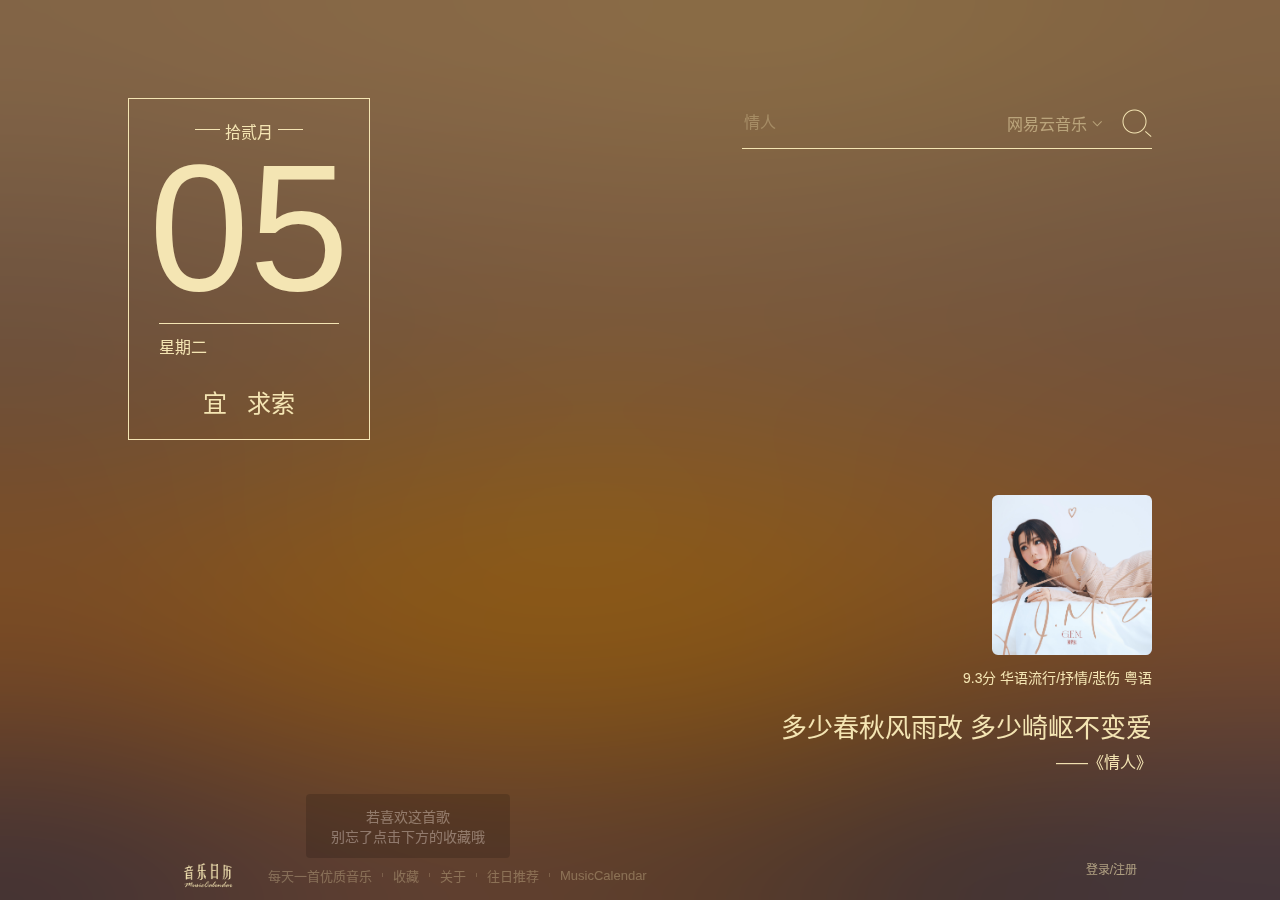
<file: index.html>
<!DOCTYPE html>
<html lang="zh-cn">

<head>
  <meta charset="UTF-8">
  <meta name="viewport" content="width=device-width,initial-scale=1.0">
  <title>音乐日历-每天一首优质音乐</title>
  <meta name="keywords" content="音乐日历,每天一首优质音乐,音乐歌词,发现音乐,音乐经典歌词,音乐推荐网站,音乐主页" />
  <meta name="description" content="音乐日历，每天一首优质音乐。音乐爱好者的心灵港湾，在这里，发现音乐，享受音乐，分享音乐。" />
  <link rel="icon" href="/favicon.ico" type="image/x-icon">
  <link rel="shortcut icon" href="/favicon.ico" type="image/x-icon">
  <link rel="stylesheet" type="text/css" href="css/base.css" />
  <script type="text/javascript" src="js/jquery.js"></script>
  <script type="text/javascript" src="js/search.js"></script>
  <script type="text/javascript" src="js/base.js"></script>

  <script>
    var _hmt = _hmt || [];
    (function () {
      var hm = document.createElement("script");
      hm.src = "https://hm.baidu.com/hm.js?3fa10962bd9700be6f7ced27a2f5456a";
      var s = document.getElementsByTagName("script")[0];
      s.parentNode.insertBefore(hm, s);
    })();
  </script>
</head>

<body>

  <!-- main-wrap -------------------------------->
  <div id="main-wrap-box">
    <div id="bgimg-wrap">
      <div id='bgimg' style="background-image: url(Image/common/indexbg.png)">
        <div id="bg-black"></div>
      </div>
    </div>
    <div id="main-wrap">
      <div id="day-wrap">
        <div id="day-content">
          <span id='month'>拾贰月</span>
          <span id='day'>05</span>
          <span id='day-line'></span>
          <div id='weekbox'>
            <span id='week'>星期二</span>
            <div id='weather'>
              <!-- 和风天气 -->
              <div id="he-plugin-simple"></div>
            </div>
          </div>
          <div id='daytext'>宜 &nbsp;&nbsp;<span>求索</span></div>
        </div>
      </div>
      <div id="content-wrap">
        <form action="" method="GET" target="_blank" id='searchForm'>
          <input id="search" type="text" placeholder="情人" autocomplete="off" autofocus>

          <div id="search-type">
            <span id='search-type-name'></span>
            <div id='search-type-icon'></div>
            <ul id="search-type-menu">
            </ul>
          </div>
          <input type="submit" id='search-btn' value="">
        </form>


        <div id="music-wrap">
          <a id='music-img-a' href="gem_time1.html" target="_blank">
            <div id='music-img-box'>
              <div id='music-img-fixed'>查看详情</div>
              <img id='music-img' src="Image/gem_time.png" alt="">
            </div>
          </a>
          <a id='music-information' href="gem_time1.html" target="_blank">9.3分&nbsp;华语流行/抒情/悲伤&nbsp;粤语</a>

          <span id='music-text'>多少春秋风雨改 多少崎岖不变爱</span>
          <a id='music-name' href="gem_time1.html" target="_blank">——《情人》</a>

        </div>
      </div>
    </div>


    <!-- bottom-wrap -------------------------------->
    <div id='bottom-wrap'>
      <div class='logo'></div>
      <span>每天一首优质音乐</span>
      <div class='bottom-line'></div>
      <div class='bottom-btn shoucang-btn'>收藏<div class='shoucang-absolute'>若喜欢这首歌<br>别忘了点击下方的收藏哦</div>
      </div>
      <div class='bottom-line'></div>
      <a class='bottom-btn share-music-btn' href='about.html' target="_blank">关于</a>
      <div class='bottom-line'></div>
      <a class='bottom-btn share-music-btn' href='previousRecommendation.html' target="_blank">往日推荐</a>
      <div class='bottom-line'></div>
      <a class='bottom-btn share-music-btn' href='#' target="_blank">MusicCalendar</a>


      <div id='login'>
        <a target="_blank" id='login-text'>登录/注册</a>
      </div>
    </div>
  </div>

  <!-- newvistor-wrap -------------------------------->
  <!-- login page -->
  <div id="background-alpha">

  </div>

  <div id="login-box">
    <img src="Image/common/logo.png">
    <form action="./js/valide.js" method="post">
      <div id="userID">
        <span></span>
        <input type="text" placeholder="请输入用户名" autocomplete="off" autofocus name="usersid">
      </div>
      <div id="passwd">
        <span></span>
        <input type="password" placeholder="请输入密码" autocomplete="off" autofocus name="passwd">
      </div>
      <input type="submit" value="登录" id="login-btn">
    </form>
  </div>

  <!-- weatherjs-->
  <script>
    WIDGET = {
      CONFIG: {
        "modules": "102",
        "background": 5,
        "tmpColor": "F4E5B3",
        "tmpSize": 16,
        "cityColor": "F4E5B3",
        "citySize": 16,
        "aqiSize": 16,
        "weatherIconSize": 24,
        "alertIconSize": 18,
        "padding": "0px 0px 0px 0px",
        "shadow": "1",
        "language": "auto",
        "borderRadius": 5,
        "fixed": "false",
        "vertical": "center",
        "horizontal": "right",
        "key": "29ecf484948d483aa05cb284046bd56a"
      }
    }
  </script>
  <script src="https://widget.qweather.net/simple/static/js/he-simple-common.js?v=2.0"></script>
  <!-- weatherjs end     -->
  <script>
    var btn = document.getElementById('login');
    var div1 = document.getElementById('background-alpha')
    var div2 = document.getElementById('login-box')
    btn.onclick = function () {
      div1.style.display = "block";
      div2.style.display = "block";
    }
  </script>

  <script>
    var btn = document.getElementById('close');
    var div1 = document.getElementById('background-alpha')
    var div2 = document.getElementById('login-box')
    btn.onclick = function () {
      div1.style.display = "none";
      div2.style.display = "none";
    }
  </script>


</body>

</html>
</file>
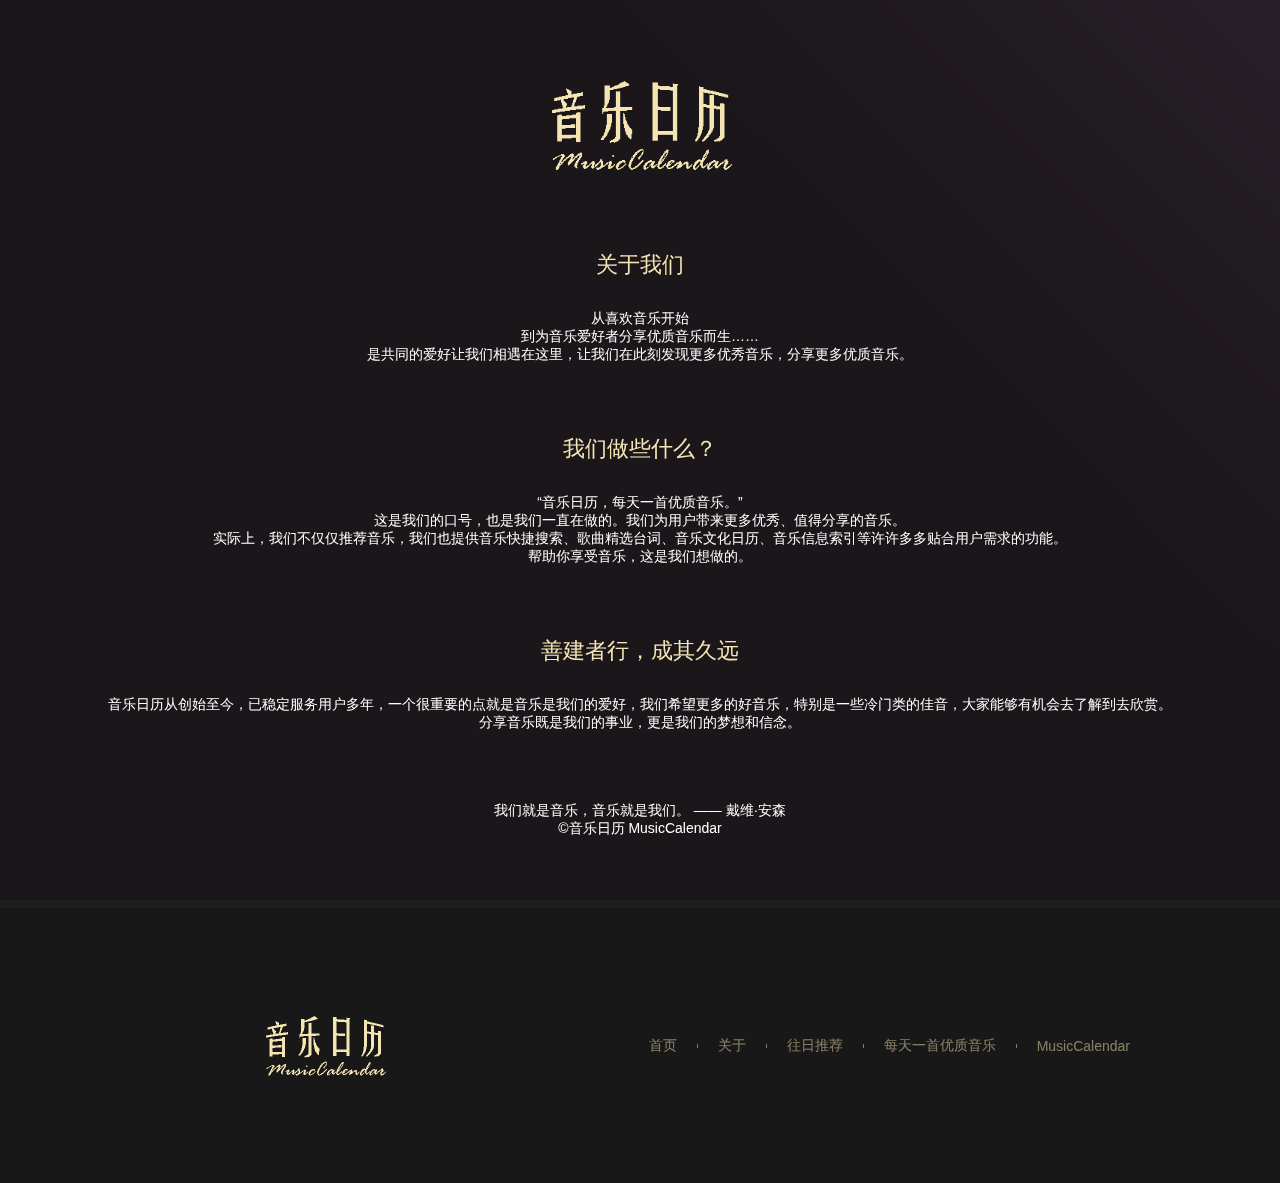
<file: about.html>
<!DOCTYPE html>
<html lang="zh">

<head>
  <meta charset="UTF-8">
  <meta http-equiv="X-UA-Compatible" content="IE=edge">
  <meta name="viewport" content="width=device-width, initial-scale=1.0">
  <title>关于-音乐日历</title>
  <meta name="keywords" content="关于音乐日历,音乐日历简介,网站说明,关于网站" />
  <meta name="description" content="音乐日历，每天发现新音乐。音乐爱好者的心灵港湾，在这里，发现音乐，享受音乐，分享音乐。" />
  <link rel="icon" href="/favicon.ico" type="image/x-icon">
  <link rel="shortcut icon" href="/favicon.ico" type="image/x-icon">
  <!-- <link rel="stylesheet" type="text/css" href="/static/css/wangri.css?v041802" /> -->
  <style>
    html,
    body {
      width: 100%;
      height: 100%;
      margin: 0;
      padding: 0;
      font-family: -apple-system, 'Helvetica Neue', sans-serif;
      font-size: 16px;
    }

    body {
      position: relative;
      background-color: #1e1e1e;
      /* 浏览器不支持的时候显示 */

    }

    #bg {
      width: 100%;
      height: 100%;
      background-image: linear-gradient(45deg, #1a161a 70%, #271f28);
      position: fixed;
      left: 0;
      top: 0;
      z-index: -1;
    }


    /* header-wrap ************************/
    #header-wrap {
      width: 90%;
      max-width: 1100px;
      height: 250px;
      display: flex;
      justify-content: center;
      align-items: center;
      margin: 0 auto;
    }

    #header-wrap img {
      height: 35px;
      user-select: none;
      -ms-user-select: none;
    }

    /* content-wrap ************************/
    #content-wrap {
      width: 90%;
      max-width: 1100px;
      margin: 0 auto;
    }

    .title-1 {
      font-size: 22px;
      color: #f4e5b3;
      width: 100%;
      text-align: center;
      margin-bottom: 30px;
    }

    .text-1 {
      width: 100%;
      text-align: center;
      color: #ffffff;
      font-size: 14px;
      margin-bottom: 70px;

    }

    #header-wrap img {
      width: 195px;
      height: 112px;
    }
  </style>
</head>

<body>
  <div id="bg"></div>

  <div id='header-wrap'>
    <img src='Image/common/logo.png'>

  </div>

  <div id='content-wrap'>
    <div class='title-1'>关于我们</div>
    <div class='text-1'>从喜欢音乐开始<br>到为音乐爱好者分享优质音乐而生……<br>是共同的爱好让我们相遇在这里，让我们在此刻发现更多优秀音乐，分享更多优质音乐。</div>

    <div class='title-1'>我们做些什么？</div>
    <div class='text-1'>“音乐日历，每天一首优质音乐。”
      <br>这是我们的口号，也是我们一直在做的。我们为用户带来更多优秀、值得分享的音乐。
      <br>实际上，我们不仅仅推荐音乐，我们也提供音乐快捷搜索、歌曲精选台词、音乐文化日历、音乐信息索引等许许多多贴合用户需求的功能。
      <br>帮助你享受音乐，这是我们想做的。
    </div>
    <div class='title-1'>善建者行，成其久远</div>
    <div class='text-1'>音乐日历从创始至今，已稳定服务用户多年，一个很重要的点就是音乐是我们的爱好，我们希望更多的好音乐，特别是一些冷门类的佳音，大家能够有机会去了解到去欣赏。
      <br>分享音乐既是我们的事业，更是我们的梦想和信念。
    </div>
    <div class='text-1'>
      我们就是音乐，音乐就是我们。 —— 戴维·安森
      <br>©音乐日历 MusicCalendar
    </div>
  </div>

  <div id='bottom'>
    <div id="bottom-width">
      <div id="bottom-logo-box">
        <a href="index.html" class='bottom-logo' target="_blank"></a>
        <div class='bottom-btn-box'>
          <a class='bottom-btn' href='index.html' target="_blank">首页</a>
          <div class='bottom-line'></div>
          <a class='bottom-btn' href='#' target="_blank">关于</a>
          <div class='bottom-line'></div>
          <a class='bottom-btn' href='/wangri' target="_blank">往日推荐</a>
          <div class='bottom-line'></div>
          <a class='bottom-btn' href='index.html' target="_blank">每天一首优质音乐</a>
          <div class='bottom-line'></div>
          <a class='bottom-btn' href='index.html' target="_blank">MusicCalendar</a>

          <a class='bottom-btn'></a>
        </div>
      </div>

    </div>
  </div>
</body>

<style>
  #bottom {
    width: 100%;
    background: rgba(0, 0, 0, 0.2);
    margin-top: 30px;
    font-size: 14px;
  }

  #bottom-width {
    width: 90%;
    max-width: 1100px;
    margin: 0 auto;
  }

  #bottom-logo-box {
    width: 100%;
    display: flex;
    flex-wrap: wrap;
    justify-content: space-between;
    align-items: center;
    padding: 100px 0;
  }

  .bottom-logo {
    height: 75px;
    width: 130px;
    background-image: url('Image/common/logo.png');
    background-size: contain;
    background-repeat: no-repeat;
    background-position: center;
    margin-left: 170px;
  }

  .bottom-btn-box {
    display: flex;
    align-items: center;
    flex-wrap: wrap;
  }

  .bottom-btn {
    opacity: .5;
    /* IE 4-9 */
    filter: alpha(opacity=50);
    padding: 0 20px;
    cursor: pointer;
    user-select: none;
    -ms-user-select: none;
    position: relative;
    transition: all .5s;
    color: #f4e5b3;
    text-decoration: none;
  }

  .bottom-btn:hover {
    opacity: 1;
    /* IE 4-9 */
    filter: alpha(opacity=100);
  }

  .bottom-line {
    width: 1px;
    height: 4px;
    background: #f4e5b3;
    ;
    opacity: .5;
    /* IE 4-9 */
    filter: alpha(opacity=50);
  }
</style>

<script>
  var _hmt = _hmt || [];
  (function () {
    var hm = document.createElement("script");
    hm.src = "https://hm.baidu.com/hm.js?3fa10962bd9700be6f7ced27a2f5456a";
    var s = document.getElementsByTagName("script")[0];
    s.parentNode.insertBefore(hm, s);
  })();
</script>

</html>
</file>
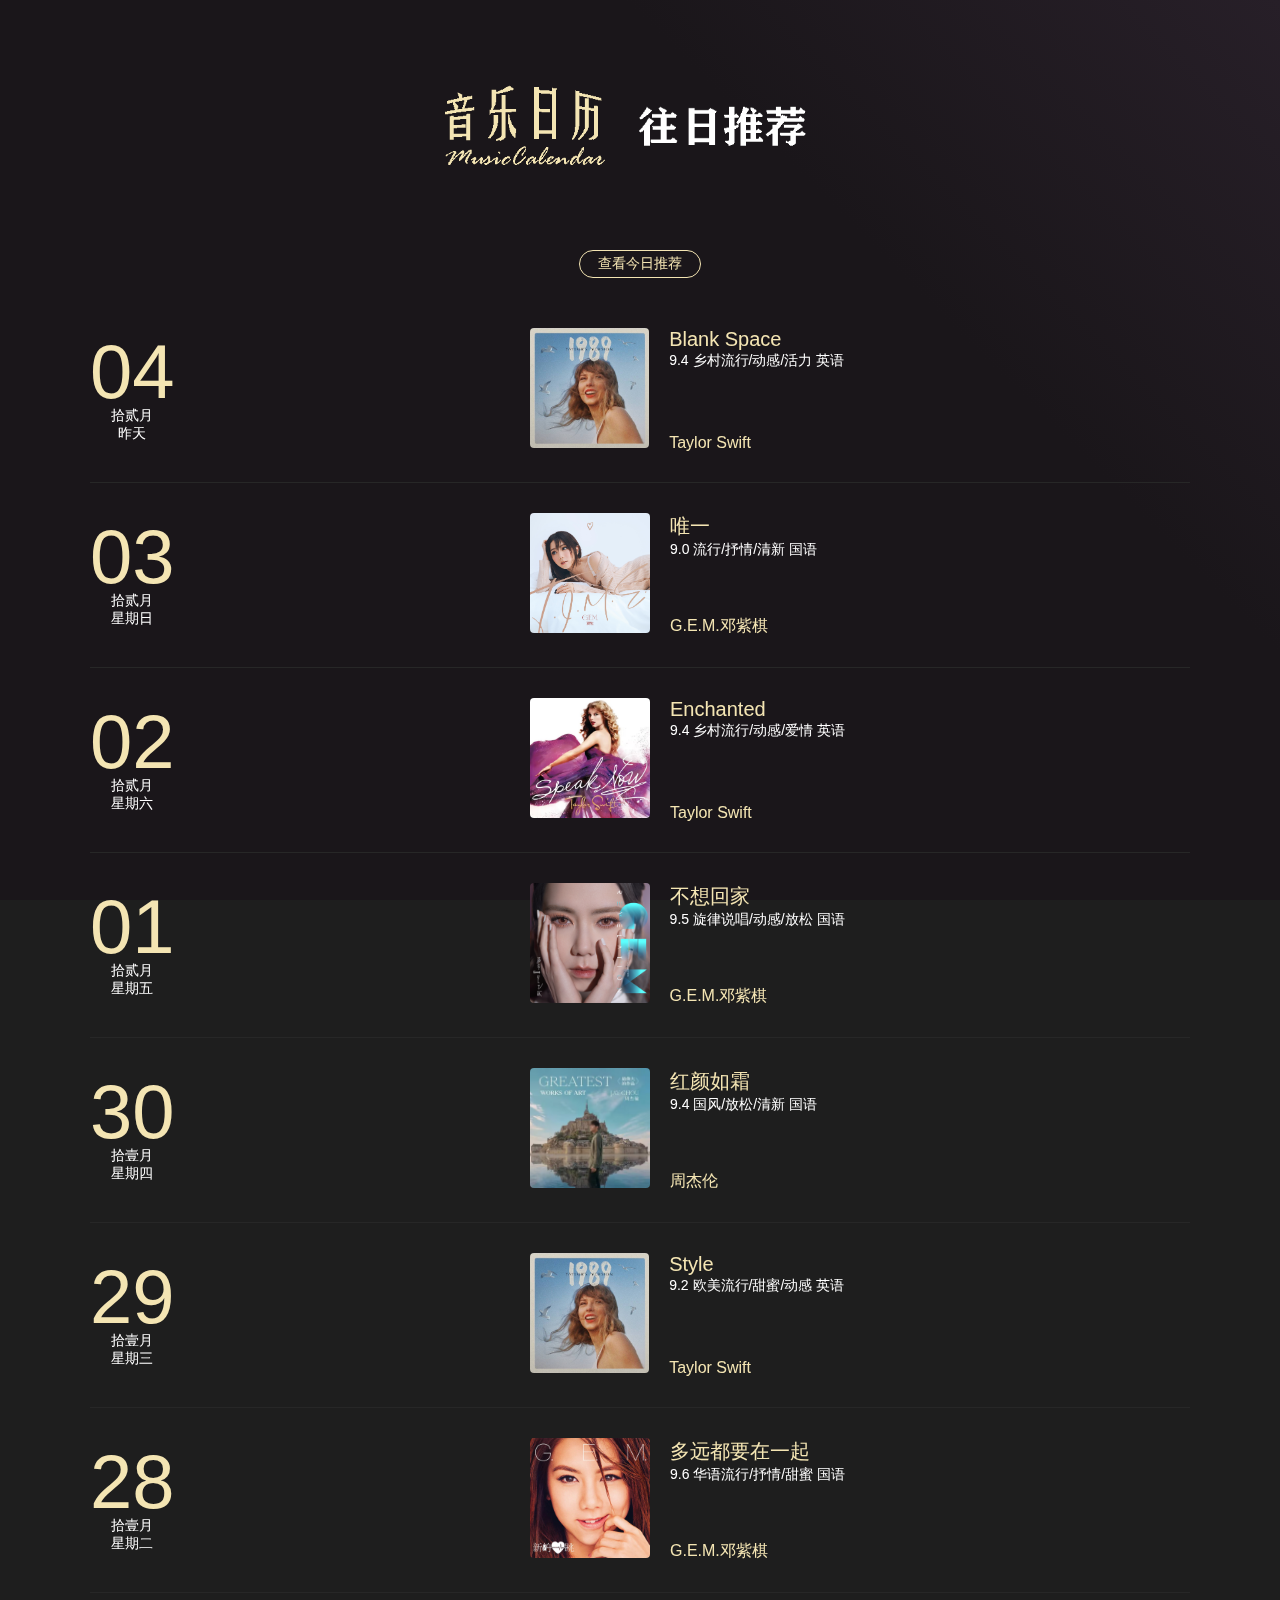
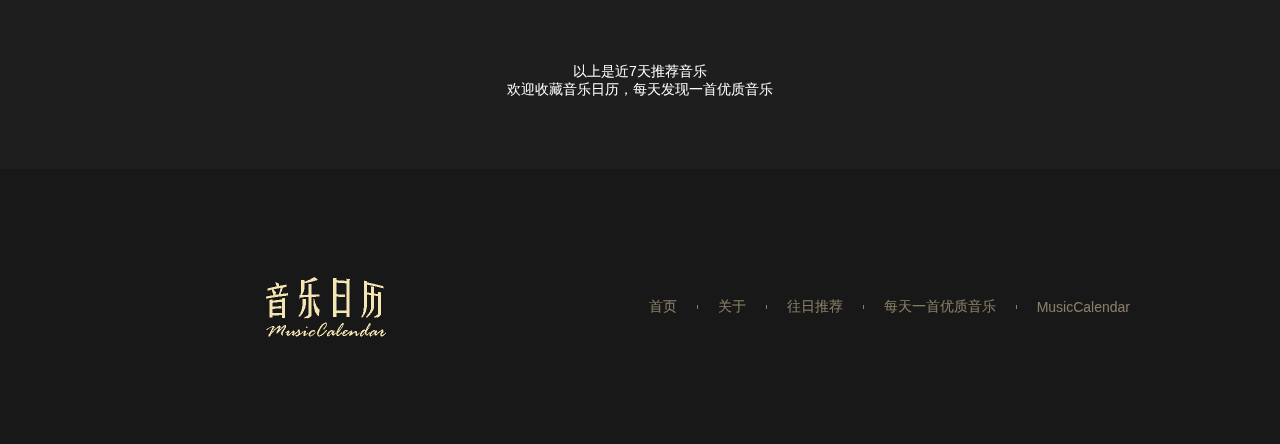
<file: previousRecommendation.html>
<!DOCTYPE html>
<html lang="zh">

<head>
  <meta charset="UTF-8">
  <meta http-equiv="X-UA-Compatible" content="IE=edge">
  <meta name="viewport" content="width=device-width, initial-scale=1.0">
  <title>往日推荐-音乐日历</title>
  <meta name="keywords" content="关于音乐日历,音乐日历简介,网站说明,关于网站" />
  <meta name="description" content="音乐日历，每天发现新音乐。音乐爱好者的心灵港湾，在这里，发现音乐，享受音乐，分享音乐。" />
  <link rel="icon" href="/favicon.ico" type="image/x-icon">
  <link rel="shortcut icon" href="/favicon.ico" type="image/x-icon">
  <link rel="stylesheet" type="text/css" href="css/recommendation.css" />
</head>

<body>
  <div id="bg"></div>

  <div id='header-wrap'>
    <img src='Image/common/logo.png'>
    <img src='images/recommendation.png'>
  </div>

  <div id='content-wrap'>
    <a class='today-btn' href="index.html">查看今日推荐</a>
    <div class='day-wrap'>
      <div class='left-box'>
        <span class='day'>04</span>
        <span class='month'>拾贰月</span>
        <span class='week'>昨天</span>
      </div>
      <div class='right-box'>
        <a class='mus-img-a' target='_blank' href='/mus/678868374546662/'>
          <img class='mus-img' src='Image/Taylor_1989.png'>
        </a>
        <div class='mus-info-box'>
          <a class='mus-title-box' target='_blank' href='/mus/678868374546662/'>
            <span class='mus-title'>Blank Space</span><br>
            <span class='mus-info'>9.4 乡村流行/动感/活力 英语</span>
          </a>
          <span class='mus-word'>Taylor Swift</span>
        </div>
      </div>
    </div>
    <div class='day-wrap'>
      <div class='left-box'>
        <span class='day'>03</span>
        <span class='month'>拾贰月</span>
        <span class='week'>星期日</span>
      </div>
      <div class='right-box'>
        <a class='mus-img-a' target='_blank' href='/mus/680004023893375/'>
          <img class='mus-img' src='Image/gem_time.png'>
        </a>
        <div class='mus-info-box'>
          <a class='mus-title-box' target='_blank' href='/mus/680004023893375/'>
            <span class='mus-title'>唯一</span><br>
            <span class='mus-info'>9.0 流行/抒情/清新 国语</span>
          </a>
          <span class='mus-word'>G.E.M.邓紫棋</span>
        </div>
      </div>
    </div>
    <div class='day-wrap'>
      <div class='left-box'>
        <span class='day'>02</span>
        <span class='month'>拾贰月</span>
        <span class='week'>星期六</span>
      </div>
      <div class='right-box'>
        <a class='mus-img-a' target='_blank' href='/mus/681306437031547/'>
          <img class='mus-img' src='Image/Taylor_speaknow.png'>
        </a>
        <div class='mus-info-box'>
          <a class='mus-title-box' target='_blank' href='/mus/681306437031547/'>
            <span class='mus-title'>Enchanted</span><br>
            <span class='mus-info'>9.4 乡村流行/动感/爱情 英语</span>
          </a>
          <span class='mus-word'>Taylor Swift</span>
        </div>
      </div>
    </div>
    <div class='day-wrap'>
      <div class='left-box'>
        <span class='day'>01</span>
        <span class='month'>拾贰月</span>
        <span class='week'>星期五</span>
      </div>
      <div class='right-box'>
        <a class='mus-img-a' target='_blank' href='/mus/677547273094263/'>
          <img class='mus-img' src='Image/gem_revelution.png'>
        </a>
        <div class='mus-info-box'>
          <a class='mus-title-box' target='_blank' href='/mus/677547273094263/'>
            <span class='mus-title'>不想回家</span><br>
            <span class='mus-info'>9.5 旋律说唱/动感/放松 国语</span>
          </a>
          <span class='mus-word'>G.E.M.邓紫棋</span>
        </div>
      </div>
    </div>
    <div class='day-wrap'>
      <div class='left-box'>
        <span class='day'>30</span>
        <span class='month'>拾壹月</span>
        <span class='week'>星期四</span>
      </div>
      <div class='right-box'>
        <a class='mus-img-a' target='_blank' href='/mus/681473733289878/'>
          <img class='mus-img' src='Image/Jay_greatestWork.png'>
        </a>
        <div class='mus-info-box'>
          <a class='mus-title-box' target='_blank' href='/mus/681473733289878/'>
            <span class='mus-title'>红颜如霜</span><br>
            <span class='mus-info'>9.4 国风/放松/清新 国语</span>
          </a>
          <span class='mus-word'>周杰伦</span>
        </div>
      </div>
    </div>
    <div class='day-wrap'>
      <div class='left-box'>
        <span class='day'>29</span>
        <span class='month'>拾壹月</span>
        <span class='week'>星期三</span>
      </div>
      <div class='right-box'>
        <a class='mus-img-a' target='_blank' href='/mus/680004252486406/'>
          <img class='mus-img' src='Image/Taylor_1989.png'>
        </a>
        <div class='mus-info-box'>
          <a class='mus-title-box' target='_blank' href='/mus/680004252486406/'>
            <span class='mus-title'>Style</span><br>
            <span class='mus-info'>9.2 欧美流行/甜蜜/动感 英语</span>
          </a>
          <span class='mus-word'>Taylor Swift</span>
        </div>
      </div>
    </div>
    <div class='day-wrap'>
      <div class='left-box'>
        <span class='day'>28</span>
        <span class='month'>拾壹月</span>
        <span class='week'>星期二</span>
      </div>
      <div class='right-box'>
        <a class='mus-img-a' target='_blank' href='/mus/680038827852587/'>
          <img class='mus-img' src='Image/gem_heart.png'>
        </a>
        <div class='mus-info-box'>
          <a class='mus-title-box' target='_blank' href='/mus/680038827852587/'>
            <span class='mus-title'>多远都要在一起</span><br>
            <span class='mus-info'>9.6 华语流行/抒情/甜蜜 国语</span>
          </a>
          <span class='mus-word'>G.E.M.邓紫棋</span>
        </div>
      </div>
    </div>

    <div class='end-text'>以上是近7天推荐音乐<br>欢迎收藏音乐日历，每天发现一首优质音乐</div>
  </div>

  <div id='bottom'>
    <div id="bottom-width">
      <div id="bottom-logo-box">
        <a href="index.html" class='bottom-logo' target="_blank"></a>
        <div class='bottom-btn-box'>
          <a class='bottom-btn' href='index.html' target="_blank">首页</a>
          <div class='bottom-line'></div>
          <a class='bottom-btn' href='#' target="_blank">关于</a>
          <div class='bottom-line'></div>
          <a class='bottom-btn' href='/wangri' target="_blank">往日推荐</a>
          <div class='bottom-line'></div>
          <a class='bottom-btn' href='index.html' target="_blank">每天一首优质音乐</a>
          <div class='bottom-line'></div>
          <a class='bottom-btn' href='index.html' target="_blank">MusicCalendar</a>

          <a class='bottom-btn'></a>
        </div>
      </div>

    </div>
  </div>
</body>

<style>
  #bottom {
    width: 100%;
    background: rgba(0, 0, 0, 0.2);
    margin-top: 30px;
    font-size: 14px;
  }

  #bottom-width {
    width: 90%;
    max-width: 1100px;
    margin: 0 auto;
  }

  #bottom-logo-box {
    width: 100%;
    display: flex;
    flex-wrap: wrap;
    justify-content: space-between;
    align-items: center;
    padding: 100px 0;
  }

  .bottom-logo {
    height: 75px;
    width: 130px;
    background-image: url('Image/common/logo.png');
    background-size: contain;
    background-repeat: no-repeat;
    background-position: center;
    margin-left: 170px;
  }

  .bottom-btn-box {
    display: flex;
    align-items: center;
    flex-wrap: wrap;
  }

  .bottom-btn {
    opacity: .5;
    /* IE 4-9 */
    filter: alpha(opacity=50);
    padding: 0 20px;
    cursor: pointer;
    user-select: none;
    -ms-user-select: none;
    position: relative;
    transition: all .5s;
    color: #f4e5b3;
    text-decoration: none;
  }

  .bottom-btn:hover {
    opacity: 1;
    /* IE 4-9 */
    filter: alpha(opacity=100);
  }

  .bottom-line {
    width: 1px;
    height: 4px;
    background: #f4e5b3;
    ;
    opacity: .5;
    /* IE 4-9 */
    filter: alpha(opacity=50);
  }
</style>

<script>
  var _hmt = _hmt || [];
  (function () {
    var hm = document.createElement("script");
    hm.src = "https://hm.baidu.com/hm.js?3fa10962bd9700be6f7ced27a2f5456a";
    var s = document.getElementsByTagName("script")[0];
    s.parentNode.insertBefore(hm, s);
  })();
</script>

</html>
</file>
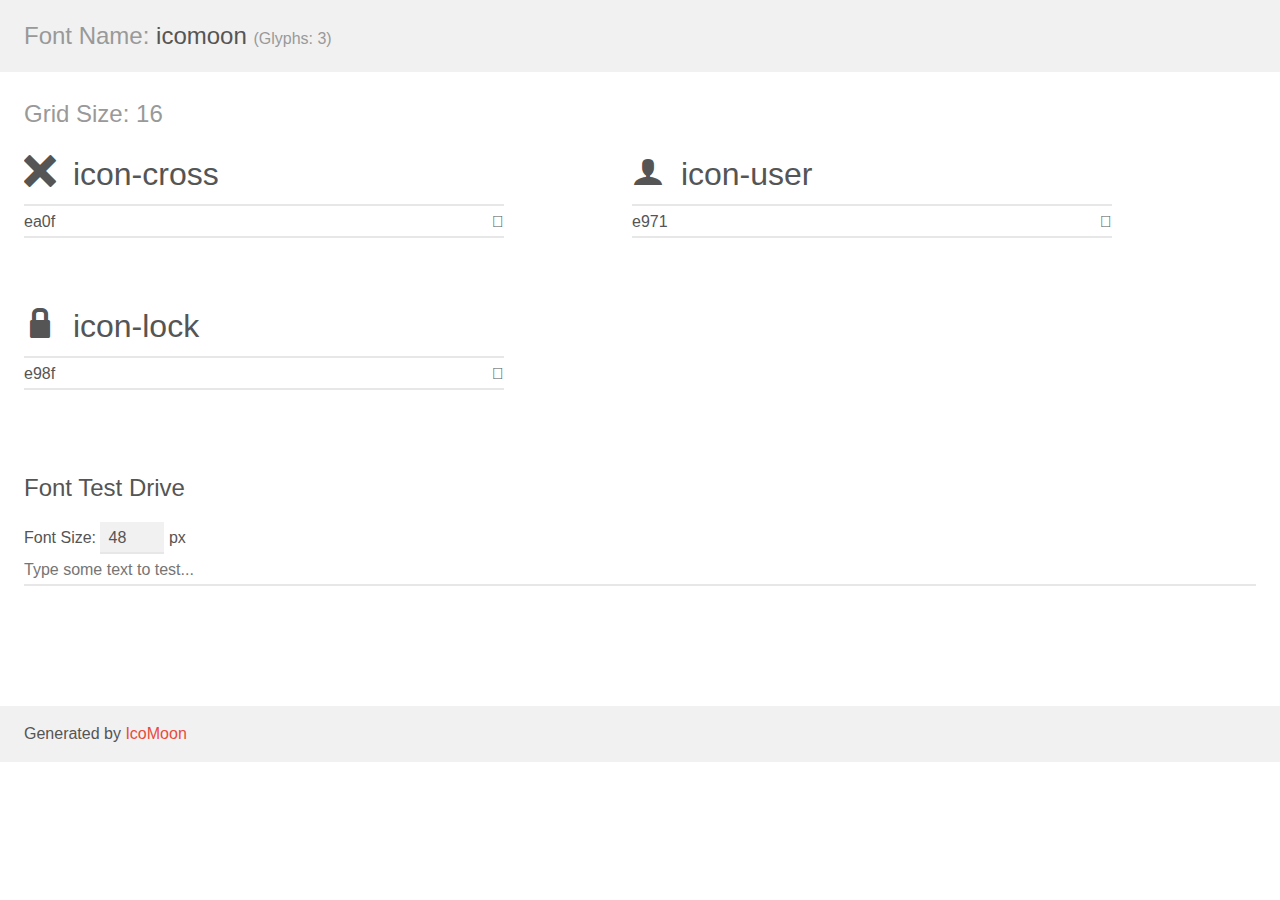
<file: font/demo.html>
<!doctype html>
<html>
<head>
    <meta charset="utf-8">
    <title>IcoMoon Demo</title>
    <meta name="description" content="An Icon Font Generated By IcoMoon.io">
    <meta name="viewport" content="width=device-width, initial-scale=1">
    <link rel="stylesheet" href="demo-files/demo.css">
    <link rel="stylesheet" href="style.css"></head>
<body>
    <div class="bgc1 clearfix">
        <h1 class="mhmm mvm"><span class="fgc1">Font Name:</span> icomoon <small class="fgc1">(Glyphs:&nbsp;3)</small></h1>
    </div>
    <div class="clearfix mhl ptl">
        <h1 class="mvm mtn fgc1">Grid Size: 16</h1>
        <div class="glyph fs1">
            <div class="clearfix bshadow0 pbs">
                <span class="icon-cross"></span>
                <span class="mls"> icon-cross</span>
            </div>
            <fieldset class="fs0 size1of1 clearfix hidden-false">
                <input type="text" readonly value="ea0f" class="unit size1of2" />
                <input type="text" maxlength="1" readonly value="&#xea0f;" class="unitRight size1of2 talign-right" />
            </fieldset>
            <div class="fs0 bshadow0 clearfix hidden-true">
                <span class="unit pvs fgc1">liga: </span>
                <input type="text" readonly value="cross, cancel" class="liga unitRight" />
            </div>
        </div>
        <div class="glyph fs1">
            <div class="clearfix bshadow0 pbs">
                <span class="icon-user"></span>
                <span class="mls"> icon-user</span>
            </div>
            <fieldset class="fs0 size1of1 clearfix hidden-false">
                <input type="text" readonly value="e971" class="unit size1of2" />
                <input type="text" maxlength="1" readonly value="&#xe971;" class="unitRight size1of2 talign-right" />
            </fieldset>
            <div class="fs0 bshadow0 clearfix hidden-true">
                <span class="unit pvs fgc1">liga: </span>
                <input type="text" readonly value="user, profile2" class="liga unitRight" />
            </div>
        </div>
        <div class="glyph fs1">
            <div class="clearfix bshadow0 pbs">
                <span class="icon-lock"></span>
                <span class="mls"> icon-lock</span>
            </div>
            <fieldset class="fs0 size1of1 clearfix hidden-false">
                <input type="text" readonly value="e98f" class="unit size1of2" />
                <input type="text" maxlength="1" readonly value="&#xe98f;" class="unitRight size1of2 talign-right" />
            </fieldset>
            <div class="fs0 bshadow0 clearfix hidden-true">
                <span class="unit pvs fgc1">liga: </span>
                <input type="text" readonly value="lock, secure" class="liga unitRight" />
            </div>
        </div>
    </div>

    <!--[if gt IE 8]><!-->
    <div class="mhl clearfix mbl">
        <h1>Font Test Drive</h1>
        <label>
            Font Size: <input id="fontSize" type="number" class="textbox0 mbm"
            min="8" value="48" />
            px
        </label>
        <input id="testText" type="text" class="phl size1of1 mvl"
        placeholder="Type some text to test..." value=""/>
        <div id="testDrive" class="icon-" style="font-family: icomoon">&nbsp;
        </div>
    </div>
    <!--<![endif]-->
    <div class="bgc1 clearfix">
        <p class="mhl">Generated by <a href="https://icomoon.io/app">IcoMoon</a></p>
    </div>

    <script src="demo-files/demo.js"></script>
</body>
</html>
</file>
<file: css/base.css>
@font-face {
  font-family: 'icomoon';
  src: url('../font/fonts/icomoon.eot?hq0aea');
  src: url('../font/fonts/icomoon.eot?hq0aea#iefix') format('embedded-opentype'),
    url('../font/fonts/icomoon.ttf?hq0aea') format('truetype'),
    url('../font/fonts/icomoon.woff?hq0aea') format('woff'),
    url('../font/fonts/icomoon.svg?hq0aea#icomoon') format('svg');
  font-weight: normal;
  font-style: normal;
  font-display: block;
}

html,
body {
  width: 100%;
  height: 100%;
  margin: 0;
  padding: 0;
  font-family: -apple-system, 'Helvetica Neue', sans-serif;
  font-size: 16px;
}

body {
  background-position: center;
  position: relative;
}

#bgimg-wrap {
  width: 100%;
  height: 100%;
  overflow: hidden;
  position: fixed;
  z-index: -1;
  left: 0;
  top: 0;

}

#bgimg {
  width: 100%;
  height: 100%;
  position: relative;
  background-repeat: no-repeat;
  background-size: cover;
  background-position: center;

  /* transform:scale(1.3); */
  /* background-position: 50%;
    background-position-x: 50%;
    background-position-y: center; */
  /* filter: blur(20px) brightness(50%); */
  /* filter:brightness(50%);
    -ms-filter:brightness(50%); */
  /* animation:bgimg 10s infinite alternate; */
}

#bg-black {
  width: 100%;
  height: 100%;
  background-color: black;
  left: 0;
  top: 0;
  position: absolute;
  backdrop-filter: blur(130px);
  /*opacity: .4;*/
  /* IE 4-9 */
  /*filter:alpha(opacity=40);*/
  background-color: rgba(0, 0, 0, 0.4);
}


/*———— main-wrap—————————————————————————————— */
#main-wrap-box {
  width: 100%;
  height: 100%;
  display: flex;
  flex-flow: column nowrap;
  /* justify-content: center; */
  align-items: center;
  color: #f4e5b3;

}

#main-wrap {
  width: 80%;
  min-width: 700px;
  max-width: 1600px;
  min-height: 400px;
  height: 75%;
  max-height: 700px;
  margin: auto;
  /* border:1px solid rgb(184, 184, 184); */
  display: flex;
  flex-flow: row wrap;
  justify-content: space-between;
  align-items: flex-start;
  padding-top: 10px;
}


/*———— day-wrap—————————————————————————————— */
#day-wrap {
  /* width:280px; */
  /* height:380px; */
  border: 1px solid #f4e5b3;
  display: flex;
  align-items: center;
  /* align-content:center; */
  margin: 0px 20px 0 0;
  box-sizing: border-box;
}

#day-content {
  /* width:200px;
    margin:0 auto;*/
  padding: 20px;
  text-align: center;
  display: flex;
  flex-flow: column nowrap;
  align-items: center;
  user-select: none;
  -ms-user-select: none;
}

#month {
  position: relative;
  font-size: 16px;
  /* margin-top:30px; */
}

#month::before {
  content: '';
  display: block;
  position: absolute;
  left: -30px;
  top: 10px;
  width: 25px;
  height: 1px;
  background: #f4e5b3;

}

#month::after {
  content: '';
  display: block;
  position: absolute;
  right: -30px;
  top: 10px;
  width: 25px;
  height: 1px;
  background: #f4e5b3;

}

#day {
  position: relative;
  font-size: 180px;
  line-height: 170px;
  font-family: Arial, Helvetica, sans-serif;
  text-align: center;
  font-weight: normal;

}

#day-line {
  width: 90%;
  height: 1px;
  background: #f4e5b3;
  margin-top: 10px;
}

#weekbox {
  width: 90%;
  height: 20px;
  margin: 10px 0 30px 0px;
  display: flex;
  justify-content: space-between;
  font-size: 16px;
}

#weather {
  width: 120px;
  height: 20px;
  position: relative;
}

#he-plugin-simple {
  position: relative;
  right: -8px;
  top: -1px;
}


#daytext {
  font-size: 24px;
}




/*———— content-wrap—————————————————————————————— */
#content-wrap {
  width: 50%;
  height: 100%;
  /* border:1px solid #f2b3f4; */
  display: flex;
  flex-flow: column nowrap;
  align-items: flex-end;
  justify-content: space-between;
}

/*———— content-wrap—————————————————————————————— */
#search-wrap {
  width: 100%;
}

#searchForm {
  margin: 0;
  padding: 0;
  width: 80%;
  height: 50px;
  min-width: 400px;
  border-bottom: 1px solid #f4e5b3;
  display: flex;
  justify-content: space-between;
  align-items: center;
}

#search {
  flex: 1;
  border: 0 none;
  background: transparent;
  outline: none;
  margin-right: 20px;
  color: #f4e5b3;
  font-size: 16px;
}

/* placeholer style */
:-moz-placeholder {
  /* Mozilla Firefox 4 to 18 */
  color: #f4e5b3;
  opacity: 0.3;
}

::-moz-placeholder {
  /* Mozilla Firefox 19+ */
  color: #f4e5b3;
  opacity: 0.3;
}

#search:-ms-input-placeholder {
  color: #f4e5b3;
  opacity: 0.3;
}

#search::-webkit-input-placeholder {
  color: #f4e5b3;
  opacity: 0.3;
}


#search-type {
  display: flex;
  cursor: pointer;
  align-items: center;
  position: relative;
  height: 100%;
  user-select: none;
  -ms-user-select: none;

}

#search-type:hover #search-type-name {
  opacity: 1;
}

#search-type-name {
  margin: 0 5px 0 0;
  opacity: .5;
  transition: all .3s;
}

#search-type-icon {
  width: 10px;
  height: 10px;
  background: url(../images/searchtypeicon.png) no-repeat;
  background-size: cover;
  background-position: center;
  transition: all .3s;
  opacity: .5;
}

#search-type-menu {
  list-style: none;
  position: absolute;
  left: 50%;
  top: 60px;
  transform: translateX(-50%);
  border-radius: 4px;
  border: 1px solid #f4e5b3;
  background-color: rgba(0, 0, 0, 0.8);
  padding: 0;
  margin: 0;
  overflow: hidden;
  display: none;
  z-index: 4;
}

#search-type-menu li {
  list-style: none;
  padding: 0;
  margin: 0;
  display: flex;
  align-items: center;
  flex-flow: row nowrap;
  transition: all .5;
}

#search-type-menu li:hover {
  background-color: rgba(244, 229, 179, 0.1) !important;
}

#search-type-menu li:nth-of-type(2n) {
  background-color: rgba(0, 0, 0, 0.1);
}

#search-type-menu img {
  width: 20px;
  height: 20px;
  margin: 5px 10px 5px 10px;
}

#search-type-menu span {
  white-space: nowrap;
  margin: 0 10px 0 0;

}


#search-btn {
  padding: 10px 0 10px 10px;
  width: 30px;
  height: 30px;
  margin: 0 0 0 20px;
  background: url(../images/searchbtn.png) no-repeat;
  background-size: cover;
  background-position: center;
  border: none;
  /* border:#f4e5b3 1px solid; */
  cursor: pointer;
  user-select: none;
  -ms-user-select: none;
  transition: all .2s;
  outline: none
}

/* #search-btn:hover{
    transform: scale(1.02);
} */




/*———— music-wrap—————————————————————————————— */
#music-wrap {
  width: 100%;
  display: flex;
  /* text-align: right; */
  flex-flow: column nowrap;
  align-items: flex-end;
}

#music-img-a {
  color: #f4e5b3;
  text-decoration: none;
}

#music-img-box {
  position: relative;
  width: 160px;
  min-height: 180px;
  overflow: hidden;
}

#music-img-fixed {
  display: none;
  width: 80px;
  height: 24px;
  position: absolute;
  text-align: center;
  line-height: 24px;
  left: 41px;
  bottom: 20px;
  border-radius: 4px;
  background-color: rgba(0, 0, 0, 0.4);
  font-size: 14px;
}

#music-img {
  border-radius: 6px;
  width: 100%;
  margin: 10px 0 8px 0;
}

#music-information {
  color: #f4e5b3;
  text-decoration: none;
  font-size: 14px;
}

#music-text {
  display: block;
  font-size: 26px;
  margin: 20px 0 5px 0;
  max-width: 100%;
}

#music-name {
  font-size: 16px;
  color: #f4e5b3;
  text-decoration: none;
}



/*———— bottom -wrap —————————————————————————————— */
#bottom-wrap {
  color: #f4e5b3;
  font-size: 13px;
  margin-bottom: 10px;
  font-weight: lighter;
  display: flex;
  justify-content: start;
  align-items: center;
  width: 80%;
  max-width: 1600px;
  position: relative;
}

.logo {
  height: 30px;
  width: 120px;
  background-image: url(../Image/common/logo.png);
  background-size: contain;
  background-repeat: no-repeat;
  background-position: center;
  margin-left: 20px;
}

#bottom-wrap span {
  opacity: .3;
  /* IE 4-9 */
  filter: alpha(opacity=30);
  margin-right: 10px;

}

.bottom-btn {
  opacity: .3;
  /* IE 4-9 */
  filter: alpha(opacity=30);
  padding: 0 10px;
  cursor: pointer;
  user-select: none;
  -ms-user-select: none;
  position: relative;
  transition: all .5s;
}

.bottom-btn:hover {
  opacity: 1;
  /* IE 4-9 */
  filter: alpha(opacity=100);
}


#login {
  position: absolute;
  right: 0;
  top: 0;
  height: 100%;
  /* display: flex; */
  display: block;
  align-items: center;
  cursor: pointer;
  user-select: none;
  -ms-user-select: none;
}


#login-text {
  color: #f4e5b3;
  text-decoration: none;
  font-size: 12px;
  opacity: .6;
  /* IE 4-9 */
  filter: alpha(opacity=60);
  transition: all .5s;
  padding-right: 15px;
  white-space: nowrap;
}


#login:hover #login-text {
  opacity: 1;
  /* IE 4-9 */
  filter: alpha(opacity=100);
}


.share-music-btn {
  color: #f4e5b3;
  text-decoration: none;
}

.bottom-line {
  width: 1px;
  height: 4px;
  background: #f4e5b3;
  opacity: .2;
  /* IE 4-9 */
  filter: alpha(opacity=20);
}

.shoucang-btn {
  position: relative;
}

.shoucang-absolute {
  width: 180px;
  left: -100px;
  text-align: center;
  font-size: 14px;
  position: absolute;
  color: white;
  border-radius: 4px;
  background: rgba(0, 0, 0, 0.5);
  padding: 12px;
  margin-left: 50%;
  bottom: 140%;
}

#login-box {
  /* display: none; */
  position: absolute;
  display: none;
  top: 120px;
  left: 50%;
  margin-left: -175px;
  width: 350px;
  height: 400px;
  border-radius: 10px;
  background-color: #fff;
  box-shadow: 6px 6px 6px rgba(0, 0, 0, 0.3);

}

#login-box img {
  position: absolute;
  left: 50%;
  width: 180px;
  margin-left: -90px;
  top: 15px;
}

#background-alpha {
  position: absolute;
  display: none;
  top: 0;
  left: 0;
  width: 100%;
  height: 100%;
  background: rgba(0, 0, 0, 0.4);
}

#close {
  position: absolute;
  border-width: 0;
  background-color: #fff;
  right: 15px;
  top: 15px;
  width: 25px;
  height: 25px;
  font-size: 16px;
  font-family: 'icomoon';
  color: gray;
}

#login-box #close:hover {
  color: black;
  cursor: pointer;
}

#login-box #userID {
  position: absolute;
  top: 35%;
  left: 50%;
  margin-left: -135px;
  width: 270px;
  height: 50px;
  border-bottom: 1px solid gray;
}

#login-box #userID span {
  display: inline-block;
  position: absolute;
  font-family: 'icomoon';
  left: 5px;
  font-size: 20px;
  line-height: 48px;
  margin-left: 5px;
}

#login-box #userID input {
  display: inline-block;
  position: absolute;
  line-height: 48px;
  left: 50px;
  font-size: 16px;
  border: none;
  outline: none;
  background-color: transparent;
}

#login-box #userID input:focus {
  outline: none;
}

#login-box #passwd {
  position: absolute;
  top: 49%;
  left: 50%;
  margin-left: -135px;
  width: 270px;
  height: 50px;
  border-bottom: 1px solid gray;
}

#login-box #passwd span {
  display: inline-block;
  position: absolute;
  font-family: 'icomoon';
  left: 5px;
  font-size: 20px;
  line-height: 48px;
  margin-left: 5px;
}

#login-box #passwd input {
  display: inline-block;
  position: absolute;
  line-height: 48px;
  left: 50px;
  font-size: 16px;
  border: none;
  outline: none;
  background-color: transparent;
}

#login-box #passwd input:focus {
  outline: none;
}

#login-box #login-btn {
  position: absolute;
  top: 68%;
  left: 50%;
  margin-left: -125px;
  width: 250px;
  height: 50px;
  background-color: #4c8cf8;
  border: none;
  outline: none;
  color: #fff;
  border-radius: 10px;
  cursor: pointer;
  font-size: 16px
}

#login-box #login-btn:active {
  color: #d2d2d2;
}

#login-box #no-account {
  position: absolute;
  top: 87%;
  left: 50%;
  width: 250px;
  margin-left: -125px;
  text-align: center;
  font-size: 15px;

}

#login-box #no-account #register {
  color: #7892cf;
  cursor: pointer;
}
</file>
<file: css/recommendation.css>
html,
body {
  width: 100%;
  height: 100%;
  margin: 0;
  padding: 0;
  font-family: -apple-system, 'Helvetica Neue', sans-serif;
  font-size: 16px;
}

body {
  position: relative;
  background-color: #1e1e1e;
  /* 浏览器不支持的时候显示 */

}

#bg {
  width: 100%;
  height: 100%;
  background-image: linear-gradient(45deg, #1a161a 70%, #271f28);
  position: fixed;
  left: 0;
  top: 0;
  z-index: -1;
}


/* header-wrap ************************/
#header-wrap {
  width: 90%;
  max-width: 1100px;
  height: 250px;
  display: flex;
  justify-content: center;
  align-items: center;
  margin: 0 auto;
}

#header-wrap img {
  height: 100px;
  user-select: none;
  -ms-user-select: none;
}


/* content-wrap ************************/
#content-wrap {
  width: 90%;
  max-width: 1100px;
  margin: 0 auto;
}

.today-btn {
  width: 120px;
  text-align: center;
  display: block;
  border-radius: 100px;
  border: 1px solid #f4e5b3;
  font-size: 14px;
  color: #f4e5b3;
  padding: 4px 0px;
  margin: 0px auto 20px auto;
  text-decoration: none;
}

.end-text {
  width: 100%;
  text-align: center;
  color: #ffffff;
  font-size: 14px;
  margin: 70px auto;
}

.day-wrap {
  width: 100%;
  padding: 30px 0;
  border-bottom: 1px solid #272727;
  display: flex;
  justify-content: space-between;
}

.left-box {
  display: flex;
  flex-flow: column nowrap;
  justify-content: center;
  align-items: center;
  color: white;
  margin-right: 20px;
}

.day {
  font-size: 76px;
  line-height: 70px;
  font-family: Arial, Helvetica, sans-serif;
  text-align: center;
  font-weight: normal;
  color: #f4e5b3;
}

.month {
  font-size: 14px;
}

.week {
  font-size: 14px;
}

.right-box {
  display: flex;
  flex-flow: row nowrap;
  width: 60%;
}

.mus-img-box {
  height: 120px;
  border-radius: 4px;
  margin-right: 20px;
  position: relative;
  overflow: hidden;
}

.hover-text {
  color: white;
  position: absolute;
  transform: translateX(-50%);
  left: 50%;
  bottom: 5px;
  font-size: 12px;
  text-align: center;
  background-color: rgba(214, 9, 9, 0.788);
  border-radius: 2px;
  margin: 0;
}

.mus-img {
  height: 120px;
  border-radius: 4px;
  margin-right: 20px;
}

.mus-info-box {
  display: flex;
  flex-flow: column nowrap;
  justify-content: space-between;
  width: 100%;
}

.mus-title-box {
  text-decoration: none;
  color: white;
}

.mus-title {
  font-size: 20px;
  color: #f4e5b3;
}

.mus-info {
  font-size: 14px;
}

.mus-word {
  font-size: 16px;
  color: #f4e5b3;
  max-width: 100%;
}








/* maxwidth 640 ************************/

@media (max-width:640px) {
  #header-wrap {
    height: 140px;
  }

  #header-wrap img {
    width: 80%;
  }

  .today-btn {
    margin: 0px auto 10px auto;
  }

  .end-text {
    margin: 40px auto;
  }



  .left-box {
    margin-right: 10px;
  }

  .day {
    font-size: 40px;
    line-height: 50px;
  }

  .right-box {
    flex-flow: row nowrap;
    width: 100%;
  }

  .mus-title {
    font-size: 16px;
  }

  .mus-img {
    margin-right: 10px;
  }

  .mus-info {
    font-size: 12px;
  }

  .mus-word {
    font-size: 12px;
  }




}

/* width640 end */
</file>
<file: font/demo-files/demo.css>
body {
  padding: 0;
  margin: 0;
  font-family: sans-serif;
  font-size: 1em;
  line-height: 1.5;
  color: #555;
  background: #fff;
}
h1 {
  font-size: 1.5em;
  font-weight: normal;
}
small {
  font-size: .66666667em;
}
a {
  color: #e74c3c;
  text-decoration: none;
}
a:hover, a:focus {
  box-shadow: 0 1px #e74c3c;
}
.bshadow0, input {
  box-shadow: inset 0 -2px #e7e7e7;
}
input:hover {
  box-shadow: inset 0 -2px #ccc;
}
input, fieldset {
  font-family: sans-serif;
  font-size: 1em;
  margin: 0;
  padding: 0;
  border: 0;
}
input {
  color: inherit;
  line-height: 1.5;
  height: 1.5em;
  padding: .25em 0;
}
input:focus {
  outline: none;
  box-shadow: inset 0 -2px #449fdb;
}
.glyph {
  font-size: 16px;
  width: 15em;
  padding-bottom: 1em;
  margin-right: 4em;
  margin-bottom: 1em;
  float: left;
  overflow: hidden;
}
.liga {
  width: 80%;
  width: calc(100% - 2.5em);
}
.talign-right {
  text-align: right;
}
.talign-center {
  text-align: center;
}
.bgc1 {
  background: #f1f1f1;
}
.fgc1 {
  color: #999;
}
.fgc0 {
  color: #000;
}
p {
  margin-top: 1em;
  margin-bottom: 1em;
}
.mvm {
  margin-top: .75em;
  margin-bottom: .75em;
}
.mtn {
  margin-top: 0;
}
.mtl, .mal {
  margin-top: 1.5em;
}
.mbl, .mal {
  margin-bottom: 1.5em;
}
.mal, .mhl {
  margin-left: 1.5em;
  margin-right: 1.5em;
}
.mhmm {
  margin-left: 1em;
  margin-right: 1em;
}
.mls {
  margin-left: .25em;
}
.ptl {
  padding-top: 1.5em;
}
.pbs, .pvs {
  padding-bottom: .25em;
}
.pvs, .pts {
  padding-top: .25em;
}
.unit {
  float: left;
}
.unitRight {
  float: right;
}
.size1of2 {
  width: 50%;
}
.size1of1 {
  width: 100%;
}
.clearfix:before, .clearfix:after {
  content: " ";
  display: table;
}
.clearfix:after {
  clear: both;
}
.hidden-true {
  display: none;
}
.textbox0 {
  width: 3em;
  background: #f1f1f1;
  padding: .25em .5em;
  line-height: 1.5;
  height: 1.5em;
}
#testDrive {
  display: block;
  padding-top: 24px;
  line-height: 1.5;
}
.fs0 {
  font-size: 16px;
}
.fs1 {
  font-size: 32px;
}
</file>
<file: font/style.css>
@font-face {
  font-family: 'icomoon';
  src:  url('fonts/icomoon.eot?papar9');
  src:  url('fonts/icomoon.eot?papar9#iefix') format('embedded-opentype'),
    url('fonts/icomoon.ttf?papar9') format('truetype'),
    url('fonts/icomoon.woff?papar9') format('woff'),
    url('fonts/icomoon.svg?papar9#icomoon') format('svg');
  font-weight: normal;
  font-style: normal;
  font-display: block;
}

[class^="icon-"], [class*=" icon-"] {
  /* use !important to prevent issues with browser extensions that change fonts */
  font-family: 'icomoon' !important;
  speak: never;
  font-style: normal;
  font-weight: normal;
  font-variant: normal;
  text-transform: none;
  line-height: 1;

  /* Better Font Rendering =========== */
  -webkit-font-smoothing: antialiased;
  -moz-osx-font-smoothing: grayscale;
}

.icon-cross:before {
  content: "\ea0f";
}
.icon-user:before {
  content: "\e971";
}
.icon-lock:before {
  content: "\e98f";
}
</file>
